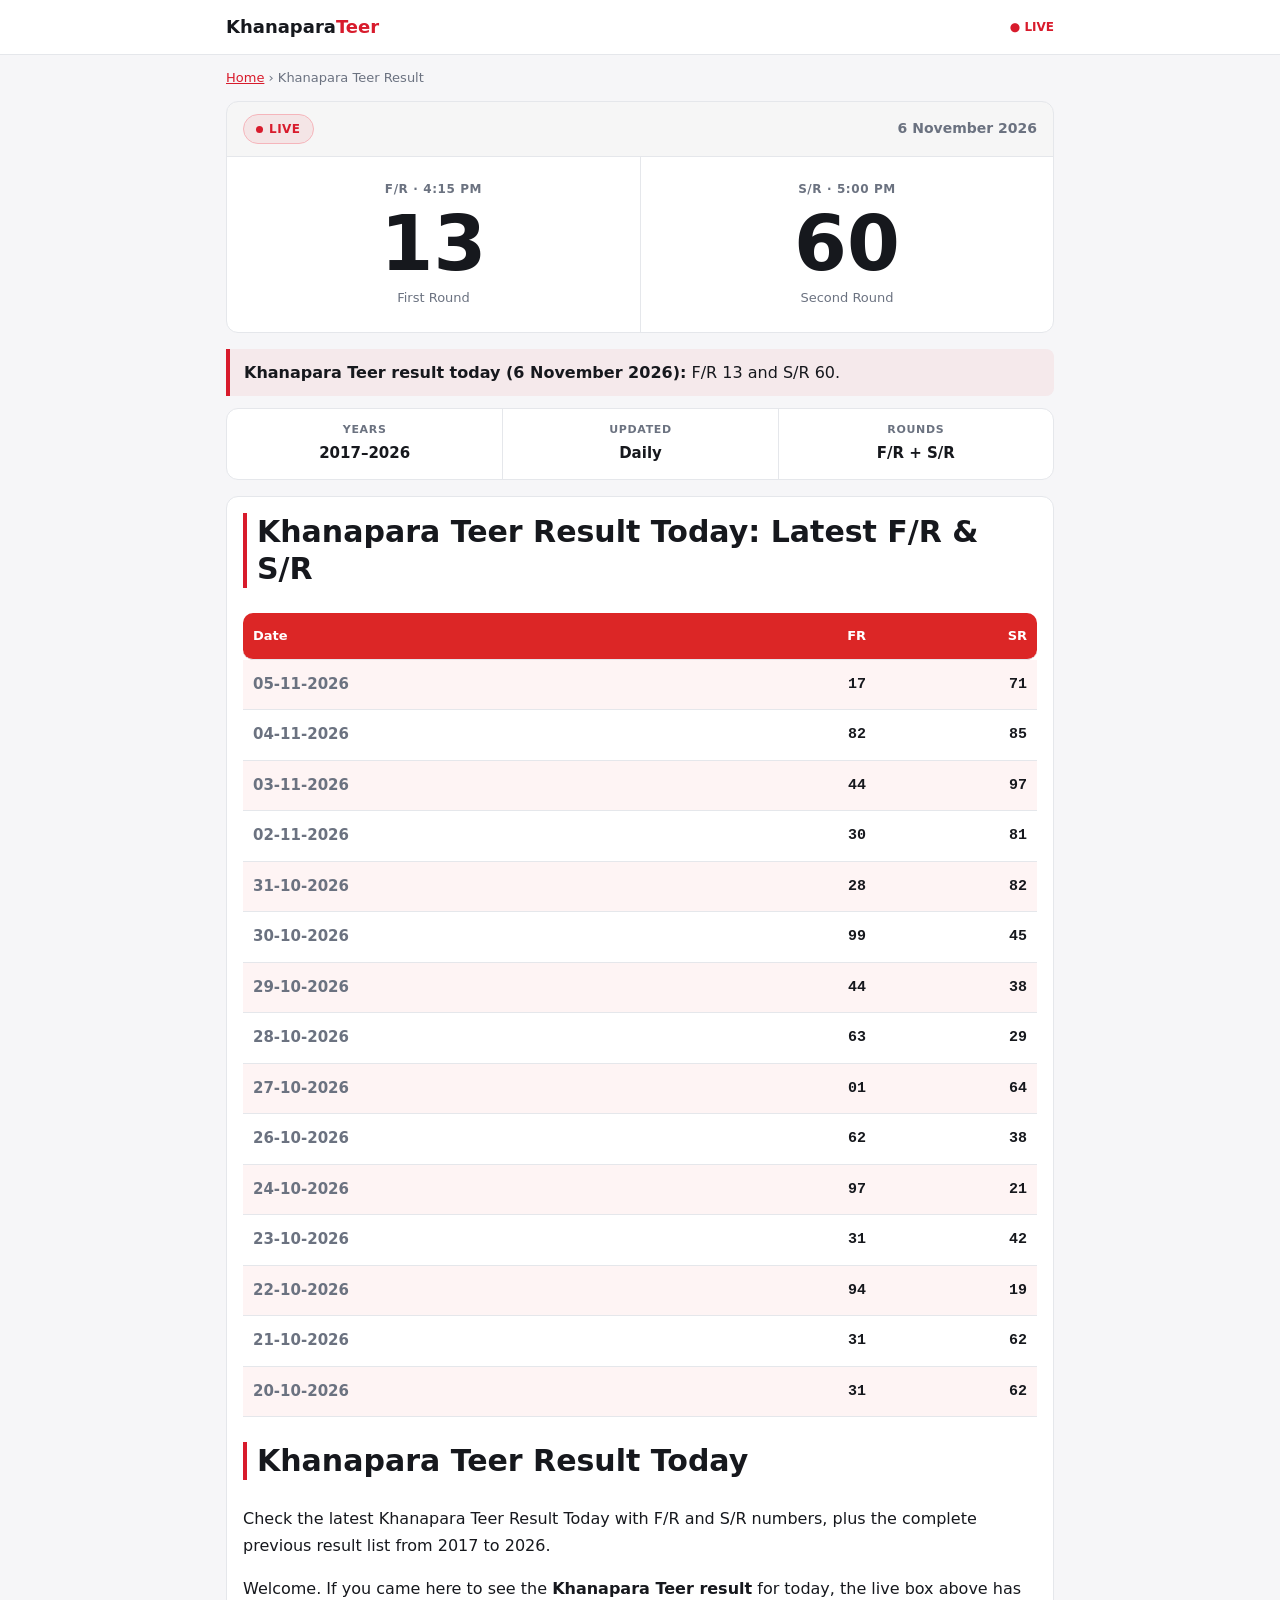
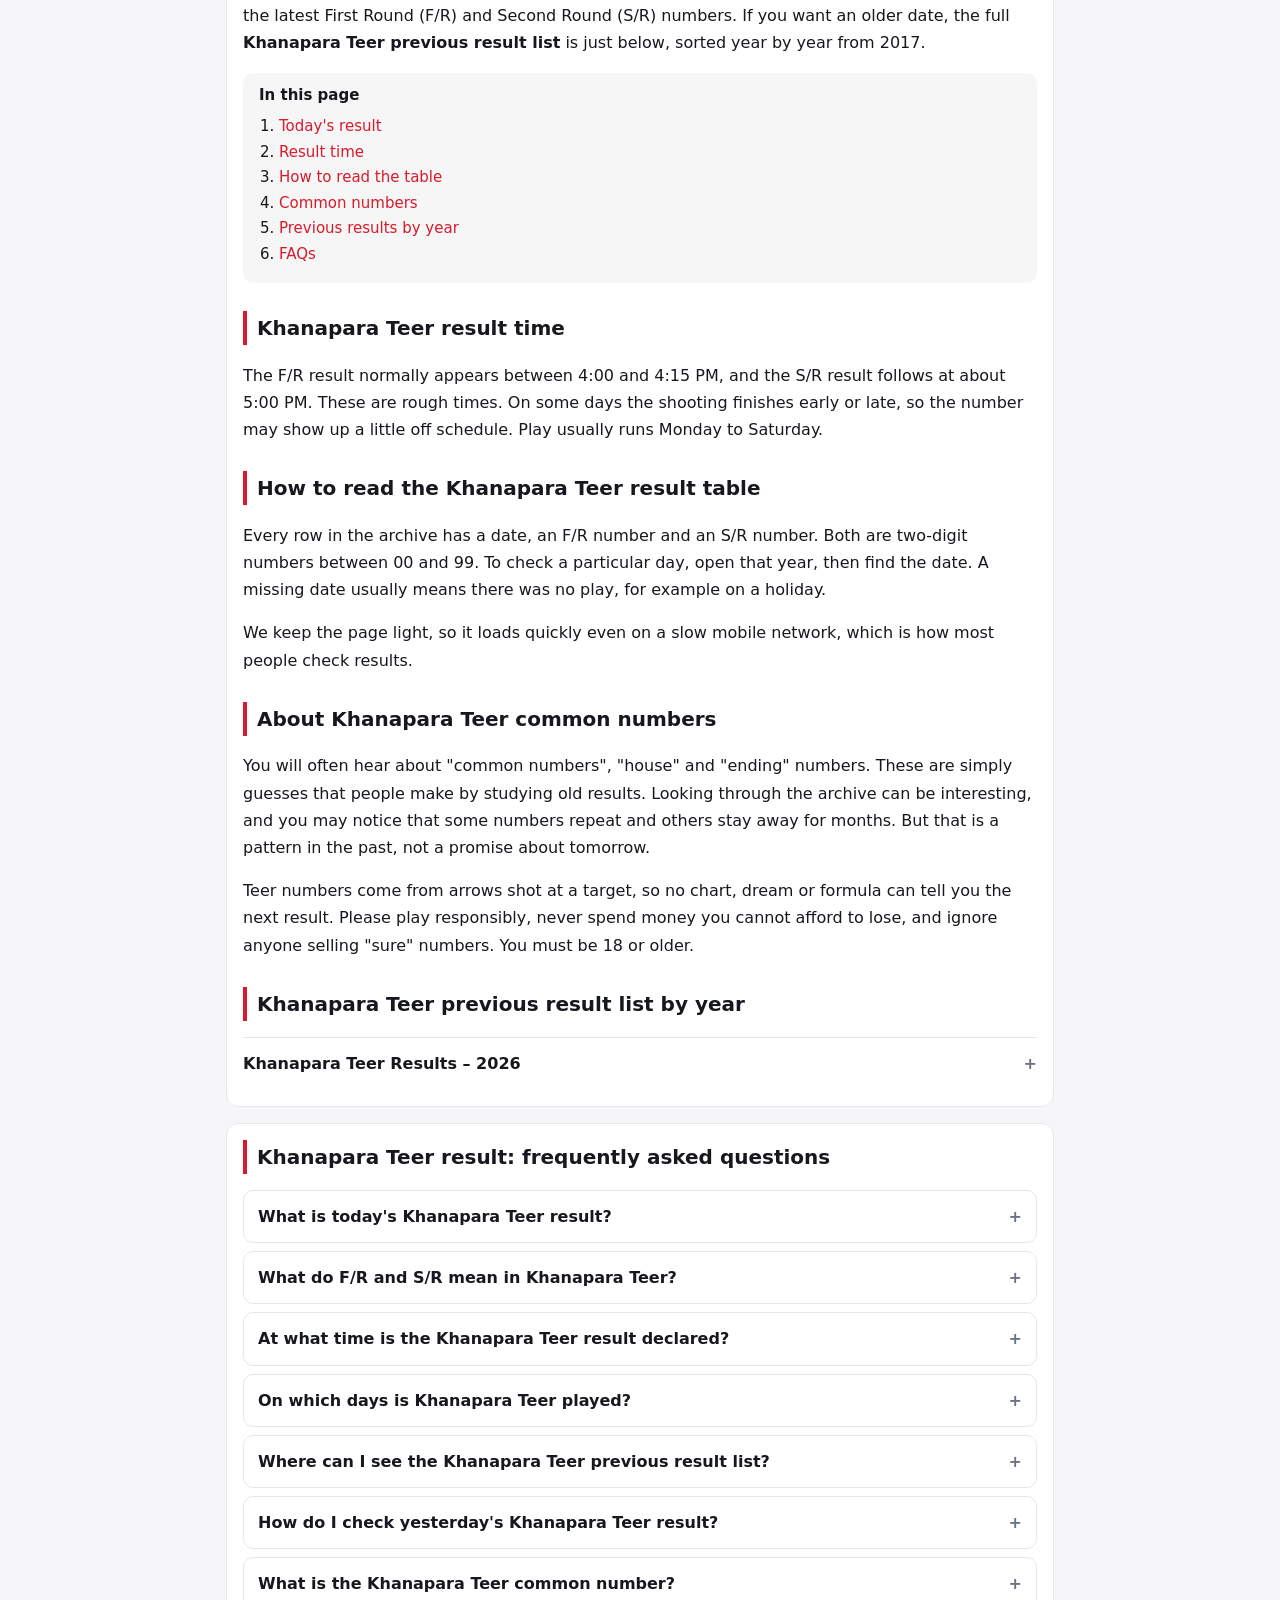
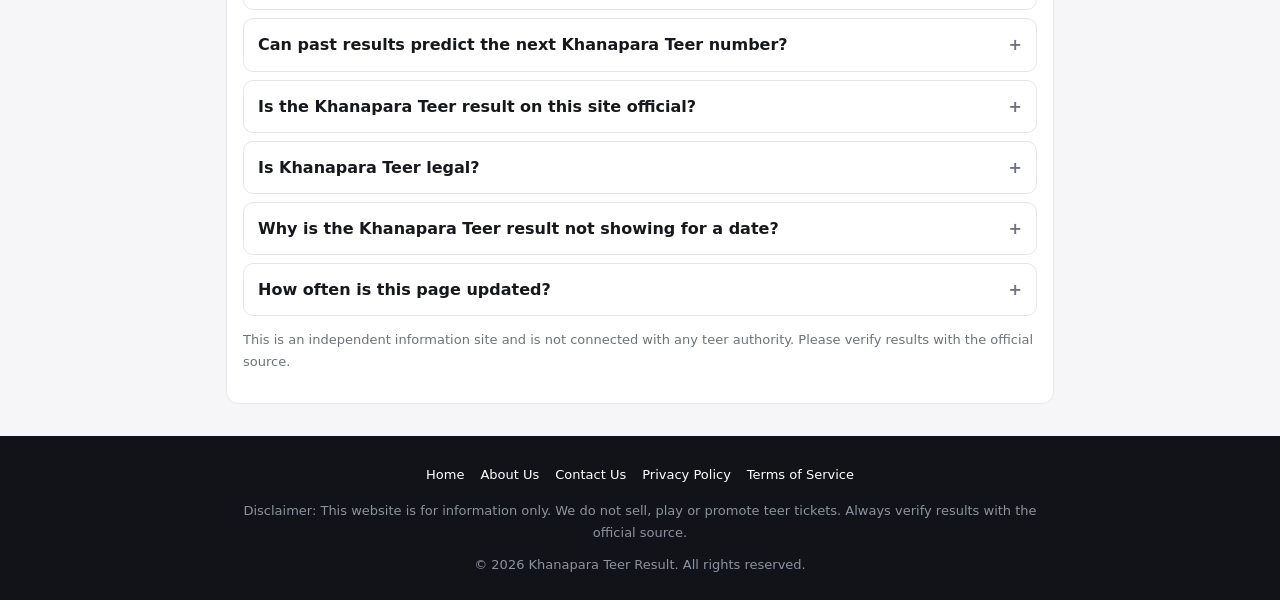
<file: index.html>
<!DOCTYPE html><html lang="en"><head><meta charset="utf-8"><meta name="google-site-verification" content="P3r8Vb_fkPtAt6XVrbXSQoz4cdlgsWXutTqiteaJB0g" /><meta name="viewport" content="width=device-width,initial-scale=1"><link rel="icon" href="favicon.svg" type="image/svg+xml"><link rel="stylesheet" href="style.css">
<title>Khanapara Teer Result Today: F/R &amp; S/R Live + Previous List</title>
<meta name="description" content="Khanapara Teer result today with live F/R and S/R numbers, result time and the full previous result list from 2017 to 2026. Updated daily after every round.">
<meta name="keywords" content="khanapara teer result, khanapara teer result today, khanapara teer previous result, khanapara teer common number, khanapara teer result time, teer result list">
<link rel="canonical" href="https://USERNAME.github.io/REPO/"><meta name="robots" content="index,follow,max-image-preview:large">
<meta property="og:title" content="Khanapara Teer Result Today: F/R &amp; S/R Live + Previous List"><meta property="og:description" content="Khanapara Teer result today with live F/R and S/R numbers, result time and the full previous result list from 2017 to 2026. Updated daily after every round."><meta property="og:type" content="website"><meta property="og:url" content="https://USERNAME.github.io/REPO/"><meta name="twitter:card" content="summary"><meta name="twitter:title" content="Khanapara Teer Result Today: F/R &amp; S/R Live + Previous List"><meta name="twitter:description" content="Khanapara Teer result today with live F/R and S/R numbers, result time and the full previous result list from 2017 to 2026. Updated daily after every round.">
<script type="application/ld+json">{"@context": "https://schema.org", "@type": "FAQPage", "mainEntity": [{"@type": "Question", "name": "What is today's Khanapara Teer result?", "acceptedAnswer": {"@type": "Answer", "text": "The latest F/R and S/R numbers are shown in the live box at the top of this page. We update it every day after the results are announced."}}, {"@type": "Question", "name": "What do F/R and S/R mean in Khanapara Teer?", "acceptedAnswer": {"@type": "Answer", "text": "F/R stands for First Round and S/R for Second Round. Each round gives a two-digit number from 00 to 99."}}, {"@type": "Question", "name": "At what time is the Khanapara Teer result declared?", "acceptedAnswer": {"@type": "Answer", "text": "The First Round result usually comes out around 4:00 to 4:15 PM and the Second Round around 5:00 PM. Timings can change slightly from day to day."}}, {"@type": "Question", "name": "On which days is Khanapara Teer played?", "acceptedAnswer": {"@type": "Answer", "text": "It is generally held from Monday to Saturday, with Sunday off. Public holidays can also change the schedule."}}, {"@type": "Question", "name": "Where can I see the Khanapara Teer previous result list?", "acceptedAnswer": {"@type": "Answer", "text": "Scroll down to the year-wise archive on this page. It covers 2017 to 2026, and you can open any year with one tap."}}, {"@type": "Question", "name": "How do I check yesterday's Khanapara Teer result?", "acceptedAnswer": {"@type": "Answer", "text": "Open the current year in the archive and look at the second row from the top, the first row being the most recent result."}}, {"@type": "Question", "name": "What is the Khanapara Teer common number?", "acceptedAnswer": {"@type": "Answer", "text": "Common numbers are guesses that players share based on old results or personal methods. They are not official and not guaranteed, so treat them as opinion only."}}, {"@type": "Question", "name": "Can past results predict the next Khanapara Teer number?", "acceptedAnswer": {"@type": "Answer", "text": "No. The number comes from an arrow-shooting process, so past results are only a record. Anyone promising a sure or fixed number is not telling the truth."}}, {"@type": "Question", "name": "Is the Khanapara Teer result on this site official?", "acceptedAnswer": {"@type": "Answer", "text": "No. This is an independent information website. Please confirm any number with the official source before you rely on it."}}, {"@type": "Question", "name": "Is Khanapara Teer legal?", "acceptedAnswer": {"@type": "Answer", "text": "Rules differ from state to state, and they can change. Please check the laws that apply where you live, and you must be 18 or older to take part in anything related to it."}}, {"@type": "Question", "name": "Why is the Khanapara Teer result not showing for a date?", "acceptedAnswer": {"@type": "Answer", "text": "Usually there was no play that day because of a holiday or a closure. If you think a result is missing by mistake, please tell us on the contact page."}}, {"@type": "Question", "name": "How often is this page updated?", "acceptedAnswer": {"@type": "Answer", "text": "Daily. The live box and the archive are refreshed after the Second Round result is announced."}}]}</script>
<script type="application/ld+json">{"@context":"https://schema.org","@type":"WebSite","name":"Khanapara Teer Result","url":"https://USERNAME.github.io/REPO/"}</script>
</head><body><script src="results.js"></script>
<main class="w"><div class="crumb"><a href="index.html">Home</a> › Khanapara Teer Result</div>
<!-- ===== DAILY UPDATE START ===== -->
<section class="card lc" id="today">
  <div class="lc-top"><span class="badge">LIVE</span><span class="dt">6 November 2026</span></div>
  <div class="lc-nums">
    <div><div class="l">F/R · 4:15 PM</div><b>13</b><div class="s">First Round</div></div>
    <div><div class="l">S/R · 5:00 PM</div><b>60</b><div class="s">Second Round</div></div>
  </div>
</section>
<p class="todaybox"><b>Khanapara Teer result today (6 November 2026):</b> F/R 13 and S/R 60.</p>
<!-- ===== DAILY UPDATE END ===== -->

<section class="card st"><div><small>Years</small><b>2017–2026</b></div><div><small>Updated</small><b>Daily</b></div><div><small>Rounds</small><b>F/R + S/R</b></div></section>
<article class="card"><h1 class="rh">Khanapara Teer Result Today: Latest F/R &amp; S/R</h1><div class="rt" id="latest-table"></div>
  <h1>Khanapara Teer Result Today</h1>
<p>Check the latest Khanapara Teer Result Today with F/R and S/R numbers, plus the complete previous result list from 2017 to 2026.</p>
<p>Welcome. If you came here to see the <b>Khanapara Teer result</b> for today, the live box above has the latest First Round (F/R) and Second Round (S/R) numbers. If you want an older date, the full <b>Khanapara Teer previous result list</b> is just below, sorted year by year from 2017.</p>
<div class="toc"><b>In this page</b><ol><li><a href="#today">Today's result</a></li><li><a href="#time">Result time</a></li><li><a href="#read">How to read the table</a></li><li><a href="#common">Common numbers</a></li><li><a href="#archive-h">Previous results by year</a></li><li><a href="#faq">FAQs</a></li></ol></div>
<h2 id="time">Khanapara Teer result time</h2>
<p>The F/R result normally appears between 4:00 and 4:15 PM, and the S/R result follows at about 5:00 PM. These are rough times. On some days the shooting finishes early or late, so the number may show up a little off schedule. Play usually runs Monday to Saturday.</p>
<h2 id="read">How to read the Khanapara Teer result table</h2>
<p>Every row in the archive has a date, an F/R number and an S/R number. Both are two-digit numbers between 00 and 99. To check a particular day, open that year, then find the date. A missing date usually means there was no play, for example on a holiday.</p>
<p>We keep the page light, so it loads quickly even on a slow mobile network, which is how most people check results.</p>
<h2 id="common">About Khanapara Teer common numbers</h2>
<p>You will often hear about "common numbers", "house" and "ending" numbers. These are simply guesses that people make by studying old results. Looking through the archive can be interesting, and you may notice that some numbers repeat and others stay away for months. But that is a pattern in the past, not a promise about tomorrow.</p>
<p>Teer numbers come from arrows shot at a target, so no chart, dream or formula can tell you the next result. Please play responsibly, never spend money you cannot afford to lose, and ignore anyone selling "sure" numbers. You must be 18 or older.</p>
<h2 id="archive-h">Khanapara Teer previous result list by year</h2>
<div id="archive"></div></article>
<article class="card faq" id="faq"><h2 style="margin-top:0">Khanapara Teer result: frequently asked questions</h2><details><summary>What is today's Khanapara Teer result?</summary><p>The latest F/R and S/R numbers are shown in the live box at the top of this page. We update it every day after the results are announced.</p></details><details><summary>What do F/R and S/R mean in Khanapara Teer?</summary><p>F/R stands for First Round and S/R for Second Round. Each round gives a two-digit number from 00 to 99.</p></details><details><summary>At what time is the Khanapara Teer result declared?</summary><p>The First Round result usually comes out around 4:00 to 4:15 PM and the Second Round around 5:00 PM. Timings can change slightly from day to day.</p></details><details><summary>On which days is Khanapara Teer played?</summary><p>It is generally held from Monday to Saturday, with Sunday off. Public holidays can also change the schedule.</p></details><details><summary>Where can I see the Khanapara Teer previous result list?</summary><p>Scroll down to the year-wise archive on this page. It covers 2017 to 2026, and you can open any year with one tap.</p></details><details><summary>How do I check yesterday's Khanapara Teer result?</summary><p>Open the current year in the archive and look at the second row from the top, the first row being the most recent result.</p></details><details><summary>What is the Khanapara Teer common number?</summary><p>Common numbers are guesses that players share based on old results or personal methods. They are not official and not guaranteed, so treat them as opinion only.</p></details><details><summary>Can past results predict the next Khanapara Teer number?</summary><p>No. The number comes from an arrow-shooting process, so past results are only a record. Anyone promising a sure or fixed number is not telling the truth.</p></details><details><summary>Is the Khanapara Teer result on this site official?</summary><p>No. This is an independent information website. Please confirm any number with the official source before you rely on it.</p></details><details><summary>Is Khanapara Teer legal?</summary><p>Rules differ from state to state, and they can change. Please check the laws that apply where you live, and you must be 18 or older to take part in anything related to it.</p></details><details><summary>Why is the Khanapara Teer result not showing for a date?</summary><p>Usually there was no play that day because of a holiday or a closure. If you think a result is missing by mistake, please tell us on the contact page.</p></details><details><summary>How often is this page updated?</summary><p>Daily. The live box and the archive are refreshed after the Second Round result is announced.</p></details>
<p class="note">This is an independent information site and is not connected with any teer authority. Please verify results with the official source.</p></article></main>
<script src="script.js"></script><script src="table.js"></script></body></html>


<meta name="description" content="Khanapara Teer Result Today: check latest F/R and S/R numbers live, with the complete previous result list from 2017 to 2026.">
</file>
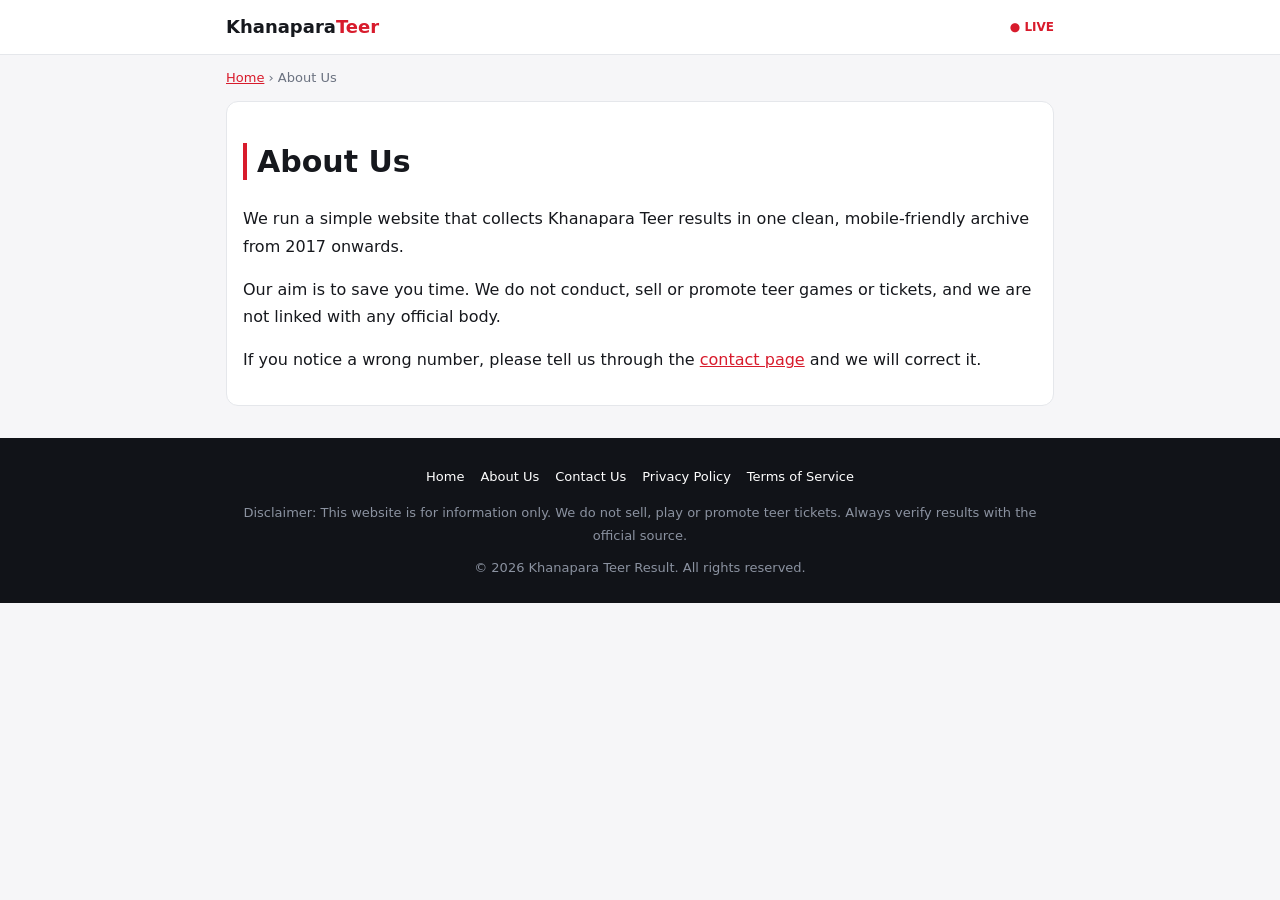
<file: about.html>
<!DOCTYPE html><html lang="en"><head><meta charset="utf-8"><meta name="viewport" content="width=device-width,initial-scale=1"><link rel="icon" href="favicon.svg" type="image/svg+xml"><link rel="stylesheet" href="style.css"><title>About Us | Khanapara Teer Result</title><meta name="description" content="About Khanapara Teer Result, an independent site that keeps a clear archive of past results."><link rel="canonical" href="https://assam-career.github.io/khanapara-teer-resultabout.html"></head><body>
<main class="w"><div class="crumb"><a href="index.html">Home</a> › About Us</div><article class="card"><h1>About Us</h1><p>We run a simple website that collects Khanapara Teer results in one clean, mobile-friendly archive from 2017 onwards.</p><p>Our aim is to save you time. We do not conduct, sell or promote teer games or tickets, and we are not linked with any official body.</p><p>If you notice a wrong number, please tell us through the <a href="contact.html">contact page</a> and we will correct it.</p></article></main><script src="script.js"></script></body></html>
</file>
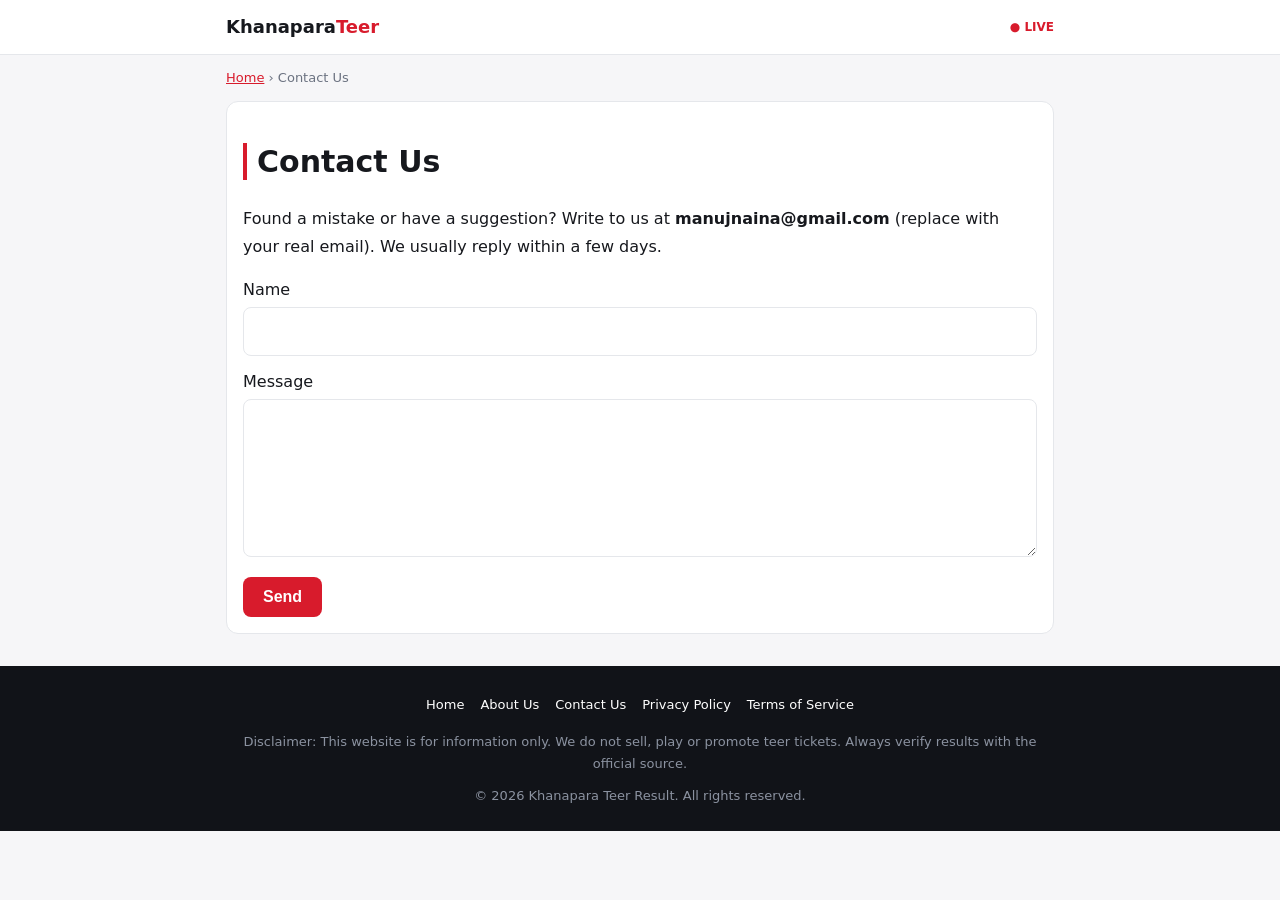
<file: contact.html>
<!DOCTYPE html><html lang="en"><head><meta charset="utf-8"><meta name="viewport" content="width=device-width,initial-scale=1"><link rel="icon" href="favicon.svg" type="image/svg+xml"><link rel="stylesheet" href="style.css"><title>Contact Us | Khanapara Teer Result</title><meta name="description" content="Contact Khanapara Teer Result for corrections, feedback or business queries."><link rel="canonical" href="https://USERNAME.github.io/REPO/contact.html"></head><body>
<main class="w"><div class="crumb"><a href="index.html">Home</a> › Contact Us</div><article class="card"><h1>Contact Us</h1><p>Found a mistake or have a suggestion? Write to us at <b>manujnaina@gmail.com</b> (replace with your real email). We usually reply within a few days.</p><form action="manujnaina@gmail.com" method="post" enctype="text/plain"><label>Name<input name="name" required></label><label>Message<textarea name="message" rows="5" required></textarea></label><button type="submit">Send</button></form></article></main><script src="script.js"></script></body></html>
</file>
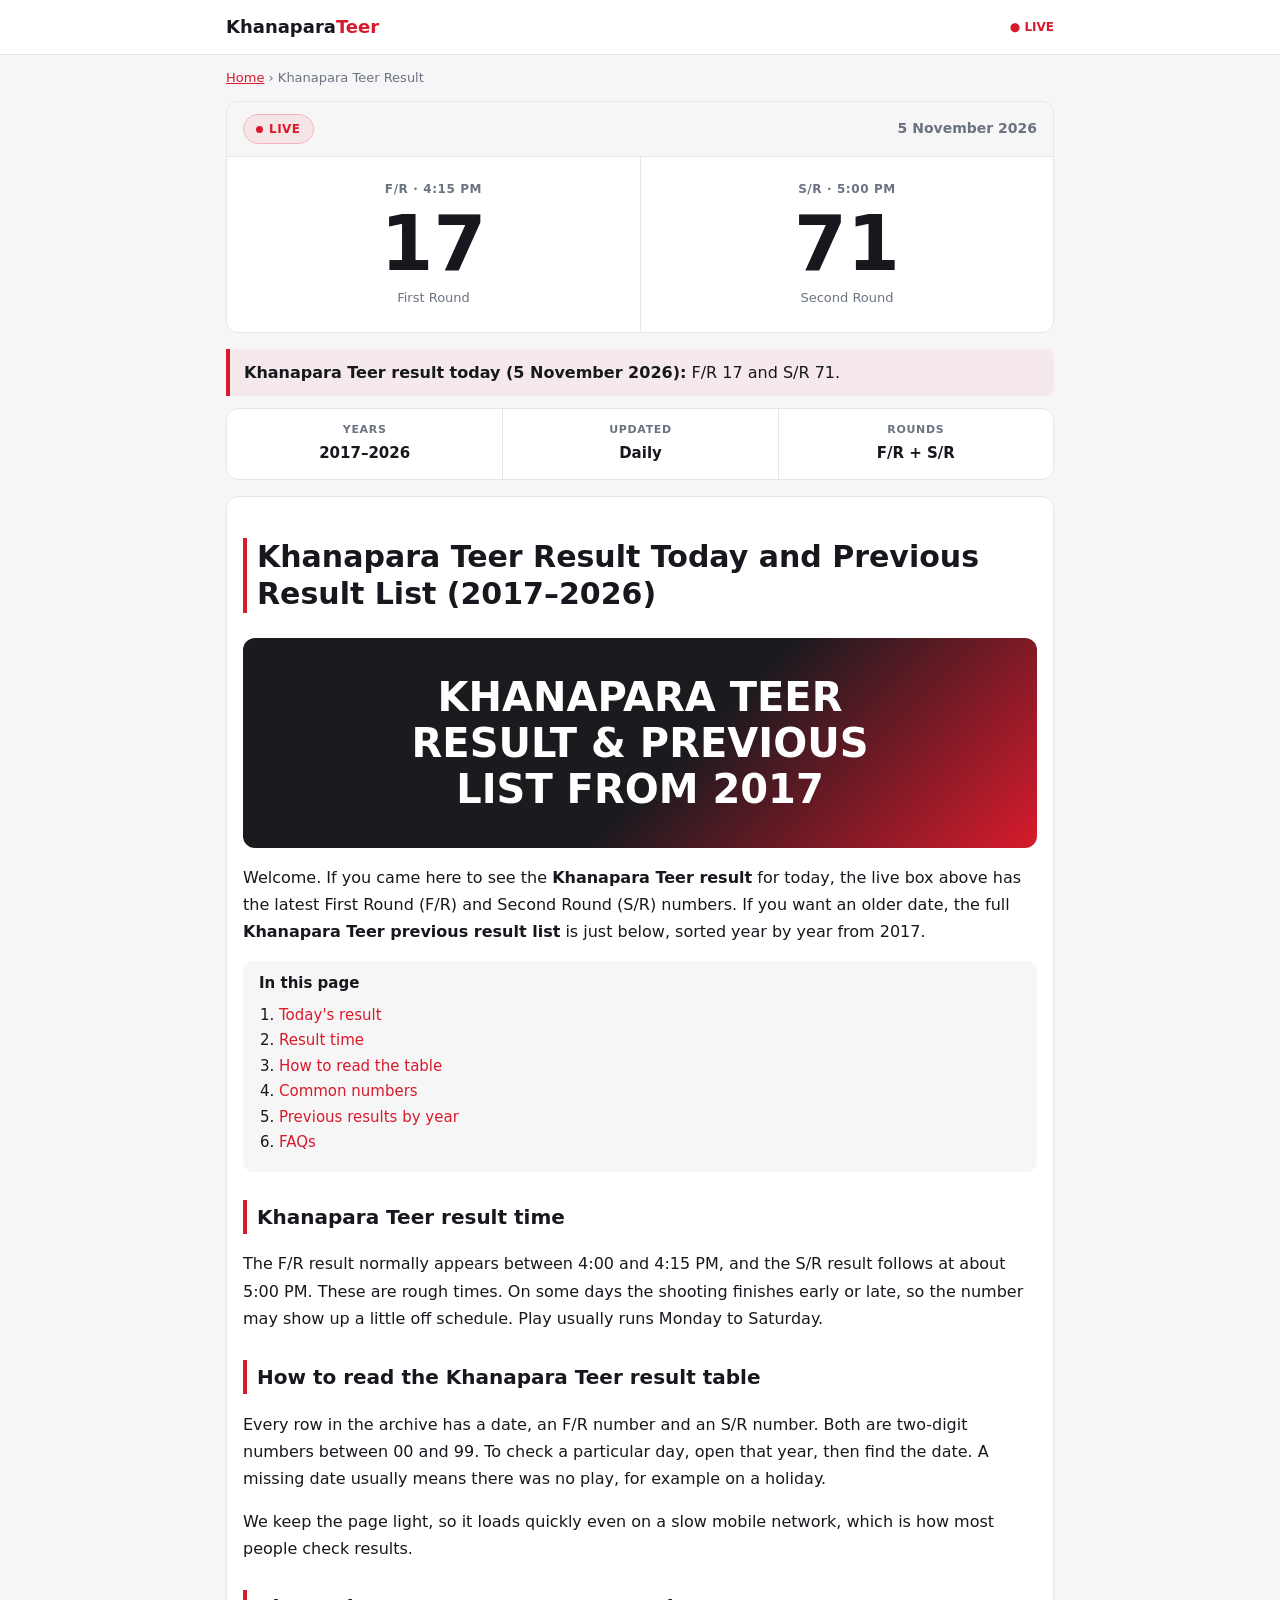
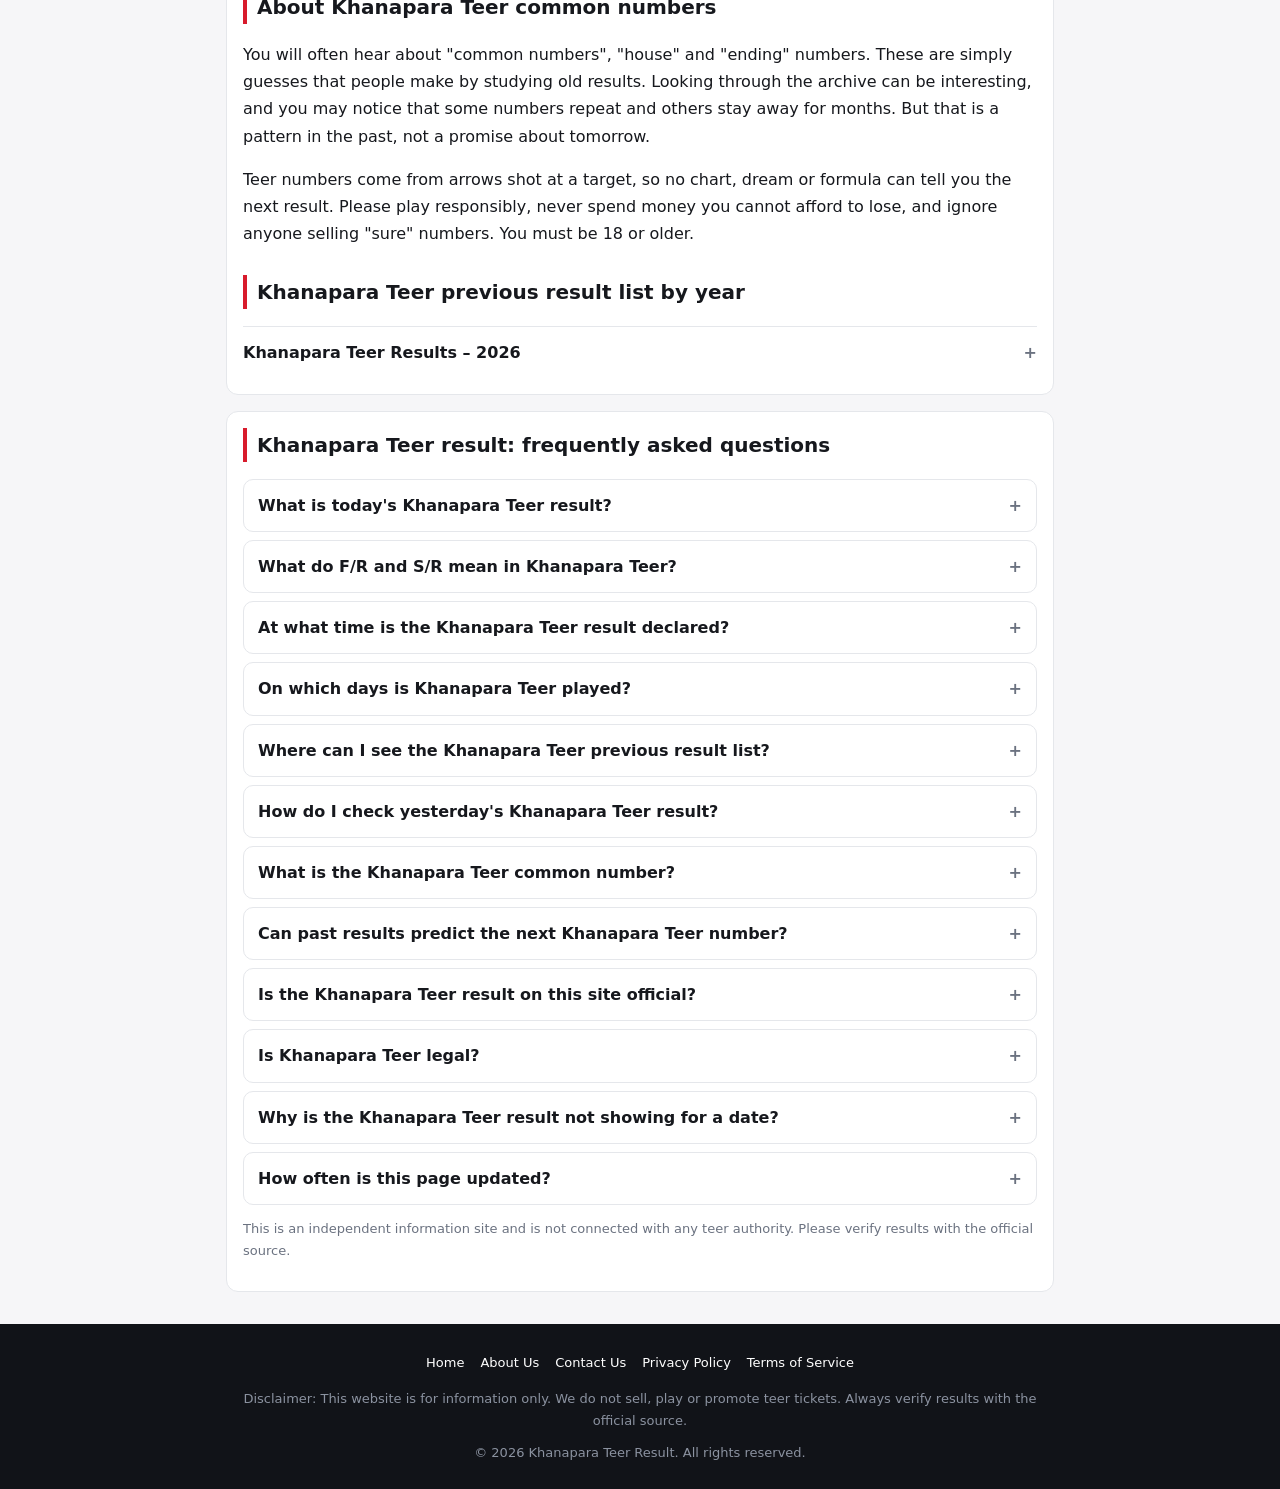
<file: index (2).html>
<!DOCTYPE html><html lang="en"><head><meta charset="utf-8"><meta name="viewport" content="width=device-width,initial-scale=1"><link rel="icon" href="favicon.svg" type="image/svg+xml"><link rel="stylesheet" href="style.css">
<title>Khanapara Teer Result Today: F/R &amp; S/R Live + Previous List</title>
<meta name="description" content="Khanapara Teer result today with live F/R and S/R numbers, result time and the full previous result list from 2017 to 2026. Updated daily after every round.">
<meta name="keywords" content="khanapara teer result, khanapara teer result today, khanapara teer previous result, khanapara teer common number, khanapara teer result time, teer result list">
<link rel="canonical" href="https://USERNAME.github.io/REPO/"><meta name="robots" content="index,follow,max-image-preview:large">
<meta property="og:title" content="Khanapara Teer Result Today: F/R &amp; S/R Live + Previous List"><meta property="og:description" content="Khanapara Teer result today with live F/R and S/R numbers, result time and the full previous result list from 2017 to 2026. Updated daily after every round."><meta property="og:type" content="website"><meta property="og:url" content="https://USERNAME.github.io/REPO/"><meta name="twitter:card" content="summary"><meta name="twitter:title" content="Khanapara Teer Result Today: F/R &amp; S/R Live + Previous List"><meta name="twitter:description" content="Khanapara Teer result today with live F/R and S/R numbers, result time and the full previous result list from 2017 to 2026. Updated daily after every round.">
<script type="application/ld+json">{"@context": "https://schema.org", "@type": "FAQPage", "mainEntity": [{"@type": "Question", "name": "What is today's Khanapara Teer result?", "acceptedAnswer": {"@type": "Answer", "text": "The latest F/R and S/R numbers are shown in the live box at the top of this page. We update it every day after the results are announced."}}, {"@type": "Question", "name": "What do F/R and S/R mean in Khanapara Teer?", "acceptedAnswer": {"@type": "Answer", "text": "F/R stands for First Round and S/R for Second Round. Each round gives a two-digit number from 00 to 99."}}, {"@type": "Question", "name": "At what time is the Khanapara Teer result declared?", "acceptedAnswer": {"@type": "Answer", "text": "The First Round result usually comes out around 4:00 to 4:15 PM and the Second Round around 5:00 PM. Timings can change slightly from day to day."}}, {"@type": "Question", "name": "On which days is Khanapara Teer played?", "acceptedAnswer": {"@type": "Answer", "text": "It is generally held from Monday to Saturday, with Sunday off. Public holidays can also change the schedule."}}, {"@type": "Question", "name": "Where can I see the Khanapara Teer previous result list?", "acceptedAnswer": {"@type": "Answer", "text": "Scroll down to the year-wise archive on this page. It covers 2017 to 2026, and you can open any year with one tap."}}, {"@type": "Question", "name": "How do I check yesterday's Khanapara Teer result?", "acceptedAnswer": {"@type": "Answer", "text": "Open the current year in the archive and look at the second row from the top, the first row being the most recent result."}}, {"@type": "Question", "name": "What is the Khanapara Teer common number?", "acceptedAnswer": {"@type": "Answer", "text": "Common numbers are guesses that players share based on old results or personal methods. They are not official and not guaranteed, so treat them as opinion only."}}, {"@type": "Question", "name": "Can past results predict the next Khanapara Teer number?", "acceptedAnswer": {"@type": "Answer", "text": "No. The number comes from an arrow-shooting process, so past results are only a record. Anyone promising a sure or fixed number is not telling the truth."}}, {"@type": "Question", "name": "Is the Khanapara Teer result on this site official?", "acceptedAnswer": {"@type": "Answer", "text": "No. This is an independent information website. Please confirm any number with the official source before you rely on it."}}, {"@type": "Question", "name": "Is Khanapara Teer legal?", "acceptedAnswer": {"@type": "Answer", "text": "Rules differ from state to state, and they can change. Please check the laws that apply where you live, and you must be 18 or older to take part in anything related to it."}}, {"@type": "Question", "name": "Why is the Khanapara Teer result not showing for a date?", "acceptedAnswer": {"@type": "Answer", "text": "Usually there was no play that day because of a holiday or a closure. If you think a result is missing by mistake, please tell us on the contact page."}}, {"@type": "Question", "name": "How often is this page updated?", "acceptedAnswer": {"@type": "Answer", "text": "Daily. The live box and the archive are refreshed after the Second Round result is announced."}}]}</script>
<script type="application/ld+json">{"@context":"https://schema.org","@type":"WebSite","name":"Khanapara Teer Result","url":"https://USERNAME.github.io/REPO/"}</script>
</head><body><script src="results.js"></script>
<main class="w"><div class="crumb"><a href="index.html">Home</a> › Khanapara Teer Result</div>
<!-- ===== DAILY UPDATE START ===== -->
<section class="card lc" id="today">
  <div class="lc-top"><span class="badge">LIVE</span><span class="dt">5 November 2026</span></div>
  <div class="lc-nums">
    <div><div class="l">F/R · 4:15 PM</div><b>17</b><div class="s">First Round</div></div>
    <div><div class="l">S/R · 5:00 PM</div><b>71</b><div class="s">Second Round</div></div>
  </div>
</section>
<p class="todaybox"><b>Khanapara Teer result today (5 November 2026):</b> F/R 17 and S/R 71.</p>
<!-- ===== DAILY UPDATE END ===== -->

<section class="card st"><div><small>Years</small><b>2017–2026</b></div><div><small>Updated</small><b>Daily</b></div><div><small>Rounds</small><b>F/R + S/R</b></div></section>
<article class="card"><h1>Khanapara Teer Result Today and Previous Result List (2017–2026)</h1>
<div class="hero">Khanapara Teer<br>Result &amp; Previous<br>List From 2017</div>
<p>Welcome. If you came here to see the <b>Khanapara Teer result</b> for today, the live box above has the latest First Round (F/R) and Second Round (S/R) numbers. If you want an older date, the full <b>Khanapara Teer previous result list</b> is just below, sorted year by year from 2017.</p>
<div class="toc"><b>In this page</b><ol><li><a href="#today">Today's result</a></li><li><a href="#time">Result time</a></li><li><a href="#read">How to read the table</a></li><li><a href="#common">Common numbers</a></li><li><a href="#archive-h">Previous results by year</a></li><li><a href="#faq">FAQs</a></li></ol></div>
<h2 id="time">Khanapara Teer result time</h2>
<p>The F/R result normally appears between 4:00 and 4:15 PM, and the S/R result follows at about 5:00 PM. These are rough times. On some days the shooting finishes early or late, so the number may show up a little off schedule. Play usually runs Monday to Saturday.</p>
<h2 id="read">How to read the Khanapara Teer result table</h2>
<p>Every row in the archive has a date, an F/R number and an S/R number. Both are two-digit numbers between 00 and 99. To check a particular day, open that year, then find the date. A missing date usually means there was no play, for example on a holiday.</p>
<p>We keep the page light, so it loads quickly even on a slow mobile network, which is how most people check results.</p>
<h2 id="common">About Khanapara Teer common numbers</h2>
<p>You will often hear about "common numbers", "house" and "ending" numbers. These are simply guesses that people make by studying old results. Looking through the archive can be interesting, and you may notice that some numbers repeat and others stay away for months. But that is a pattern in the past, not a promise about tomorrow.</p>
<p>Teer numbers come from arrows shot at a target, so no chart, dream or formula can tell you the next result. Please play responsibly, never spend money you cannot afford to lose, and ignore anyone selling "sure" numbers. You must be 18 or older.</p>
<h2 id="archive-h">Khanapara Teer previous result list by year</h2>
<div id="archive"></div></article>
<article class="card faq" id="faq"><h2 style="margin-top:0">Khanapara Teer result: frequently asked questions</h2><details><summary>What is today's Khanapara Teer result?</summary><p>The latest F/R and S/R numbers are shown in the live box at the top of this page. We update it every day after the results are announced.</p></details><details><summary>What do F/R and S/R mean in Khanapara Teer?</summary><p>F/R stands for First Round and S/R for Second Round. Each round gives a two-digit number from 00 to 99.</p></details><details><summary>At what time is the Khanapara Teer result declared?</summary><p>The First Round result usually comes out around 4:00 to 4:15 PM and the Second Round around 5:00 PM. Timings can change slightly from day to day.</p></details><details><summary>On which days is Khanapara Teer played?</summary><p>It is generally held from Monday to Saturday, with Sunday off. Public holidays can also change the schedule.</p></details><details><summary>Where can I see the Khanapara Teer previous result list?</summary><p>Scroll down to the year-wise archive on this page. It covers 2017 to 2026, and you can open any year with one tap.</p></details><details><summary>How do I check yesterday's Khanapara Teer result?</summary><p>Open the current year in the archive and look at the second row from the top, the first row being the most recent result.</p></details><details><summary>What is the Khanapara Teer common number?</summary><p>Common numbers are guesses that players share based on old results or personal methods. They are not official and not guaranteed, so treat them as opinion only.</p></details><details><summary>Can past results predict the next Khanapara Teer number?</summary><p>No. The number comes from an arrow-shooting process, so past results are only a record. Anyone promising a sure or fixed number is not telling the truth.</p></details><details><summary>Is the Khanapara Teer result on this site official?</summary><p>No. This is an independent information website. Please confirm any number with the official source before you rely on it.</p></details><details><summary>Is Khanapara Teer legal?</summary><p>Rules differ from state to state, and they can change. Please check the laws that apply where you live, and you must be 18 or older to take part in anything related to it.</p></details><details><summary>Why is the Khanapara Teer result not showing for a date?</summary><p>Usually there was no play that day because of a holiday or a closure. If you think a result is missing by mistake, please tell us on the contact page.</p></details><details><summary>How often is this page updated?</summary><p>Daily. The live box and the archive are refreshed after the Second Round result is announced.</p></details>
<p class="note">This is an independent information site and is not connected with any teer authority. Please verify results with the official source.</p></article></main>
<script src="script.js"></script><script src="table.js"></script></body></html>
</file>
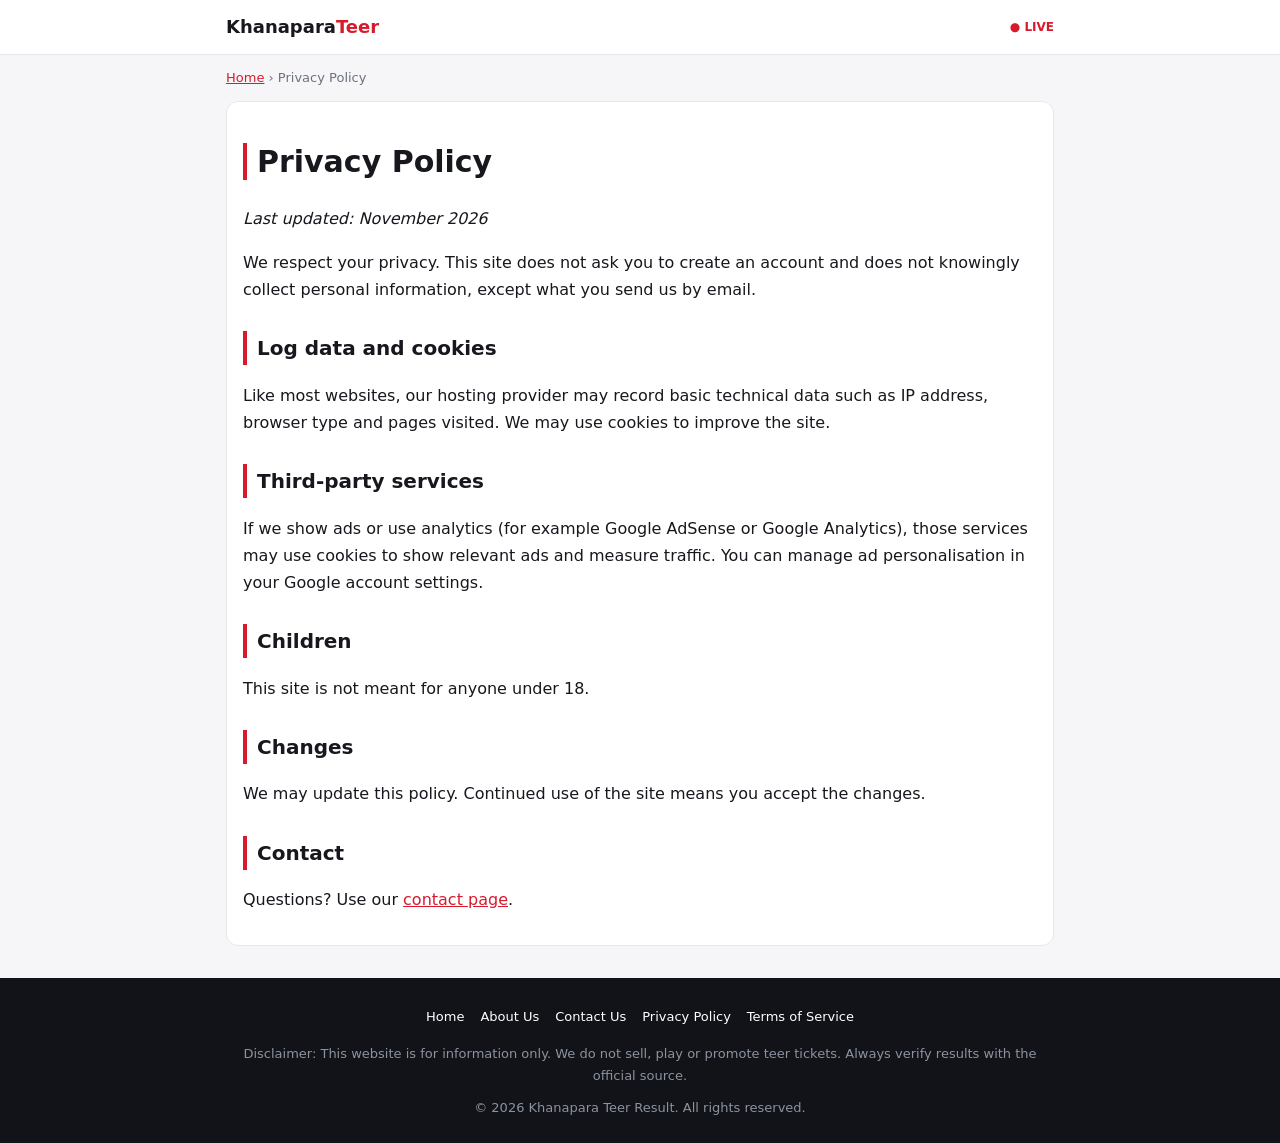
<file: privacy.html>
<!DOCTYPE html><html lang="en"><head><meta charset="utf-8"><meta name="viewport" content="width=device-width,initial-scale=1"><link rel="icon" href="favicon.svg" type="image/svg+xml"><link rel="stylesheet" href="style.css"><title>Privacy Policy | Khanapara Teer Result</title><meta name="description" content="Privacy Policy of Khanapara Teer Result: what data we collect and how it is used."><link rel="canonical" href="https://USERNAME.github.io/REPO/privacy.html"></head><body>
<main class="w"><div class="crumb"><a href="index.html">Home</a> › Privacy Policy</div><article class="card"><h1>Privacy Policy</h1><p><i>Last updated: November 2026</i></p><p>We respect your privacy. This site does not ask you to create an account and does not knowingly collect personal information, except what you send us by email.</p><h2>Log data and cookies</h2><p>Like most websites, our hosting provider may record basic technical data such as IP address, browser type and pages visited. We may use cookies to improve the site.</p><h2>Third-party services</h2><p>If we show ads or use analytics (for example Google AdSense or Google Analytics), those services may use cookies to show relevant ads and measure traffic. You can manage ad personalisation in your Google account settings.</p><h2>Children</h2><p>This site is not meant for anyone under 18.</p><h2>Changes</h2><p>We may update this policy. Continued use of the site means you accept the changes.</p><h2>Contact</h2><p>Questions? Use our <a href="contact.html">contact page</a>.</p></article></main><script src="script.js"></script></body></html>
</file>
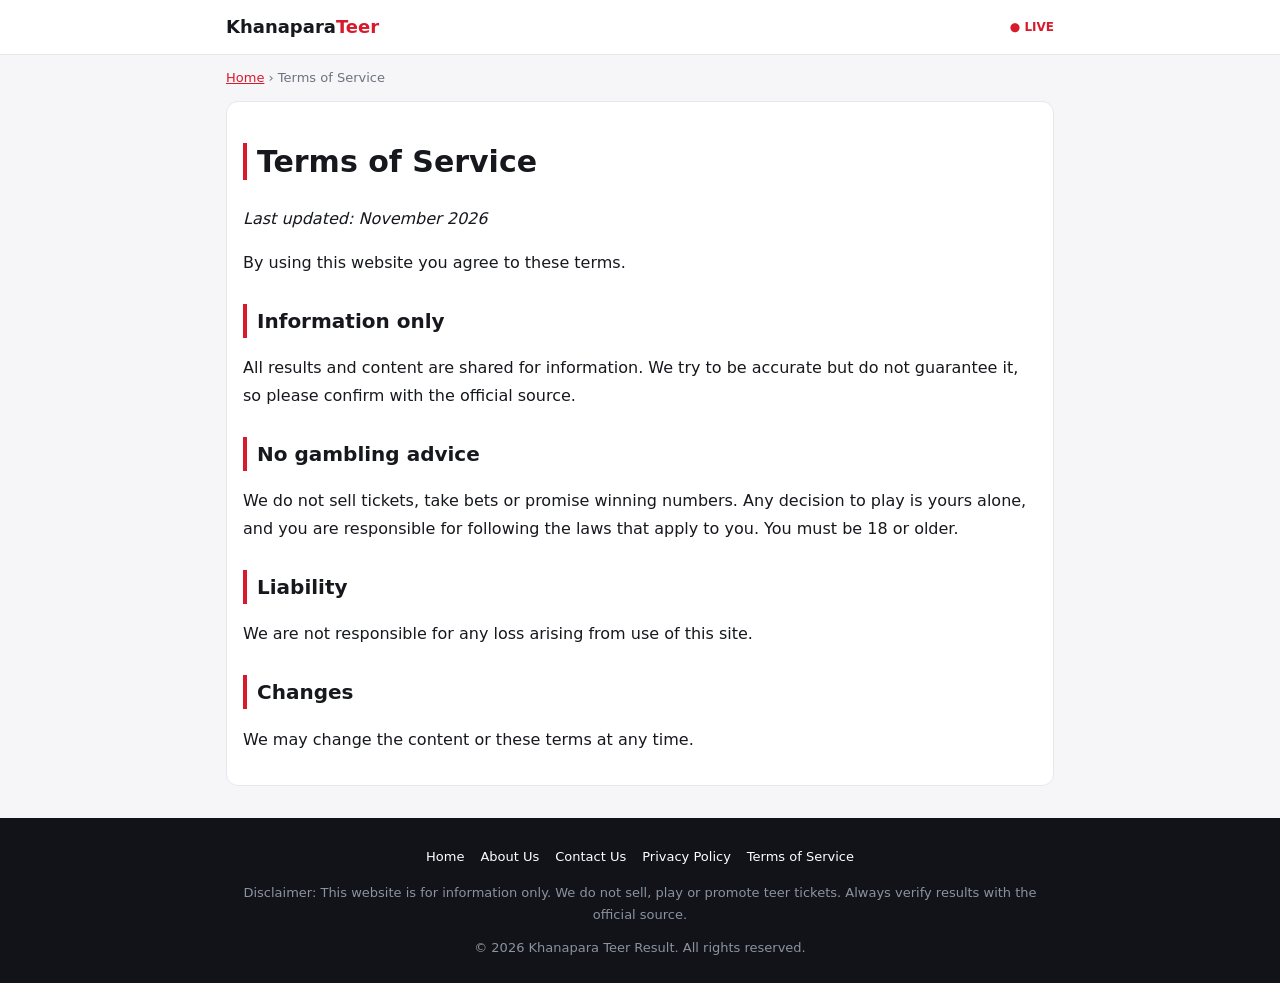
<file: terms.html>
<!DOCTYPE html><html lang="en"><head><meta charset="utf-8"><meta name="viewport" content="width=device-width,initial-scale=1"><link rel="icon" href="favicon.svg" type="image/svg+xml"><link rel="stylesheet" href="style.css"><title>Terms of Service | Khanapara Teer Result</title><meta name="description" content="Terms of Service for using the Khanapara Teer Result website."><link rel="canonical" href="https://USERNAME.github.io/REPO/terms.html"></head><body>
<main class="w"><div class="crumb"><a href="index.html">Home</a> › Terms of Service</div><article class="card"><h1>Terms of Service</h1><p><i>Last updated: November 2026</i></p><p>By using this website you agree to these terms.</p><h2>Information only</h2><p>All results and content are shared for information. We try to be accurate but do not guarantee it, so please confirm with the official source.</p><h2>No gambling advice</h2><p>We do not sell tickets, take bets or promise winning numbers. Any decision to play is yours alone, and you are responsible for following the laws that apply to you. You must be 18 or older.</p><h2>Liability</h2><p>We are not responsible for any loss arising from use of this site.</p><h2>Changes</h2><p>We may change the content or these terms at any time.</p></article></main><script src="script.js"></script></body></html>
</file>
<file: style.css>
:root{--r:#d81b2c;--bg:#f6f6f8;--c:#fff;--t:#16181d;--m:#6b7280;--b:#e5e7eb}
@media(prefers-color-scheme:dark){:root{--bg:#0f1115;--c:#181b22;--t:#eceef2;--m:#9aa1ad;--b:#2a2f3a}}
*{box-sizing:border-box}body{margin:0;font:16px/1.7 system-ui,-apple-system,Segoe UI,Roboto,sans-serif;background:var(--bg);color:var(--t)}
a{color:var(--r)}header{background:var(--c);border-bottom:1px solid var(--b);position:sticky;top:0;z-index:5}
.w{max-width:860px;margin:auto;padding:0 16px}.hd{display:flex;justify-content:space-between;align-items:center;height:54px}
.logo{font-weight:800;font-size:18px;text-decoration:none;color:var(--t)}.logo span{color:var(--r)}
.live{font-size:12px;font-weight:700;color:var(--r)}.crumb{font-size:13px;color:var(--m);padding:12px 0}
.card{background:var(--c);border:1px solid var(--b);border-radius:12px;padding:16px;margin-bottom:16px}
.res{display:grid;grid-template-columns:1fr 1fr;gap:12px;text-align:center}.res b{display:block;font-size:44px;line-height:1.1}
.res small,.stats small{color:var(--m);font-size:12px;text-transform:uppercase;letter-spacing:.05em}
.stats{display:grid;grid-template-columns:repeat(3,1fr);gap:8px;text-align:center;font-size:14px}.stats b{display:block}
.hero{border-radius:12px;background:linear-gradient(135deg,#1a1a1f 55%,var(--r));color:#fff;padding:36px 20px;text-align:center;margin:12px 0;font-weight:900;font-size:clamp(24px,7vw,40px);line-height:1.15;text-transform:uppercase}
h1{font-size:clamp(22px,5vw,30px);line-height:1.25;border-left:4px solid var(--r);padding-left:10px}
h2{font-size:20px;border-left:4px solid var(--r);padding-left:10px;margin-top:28px}
table{width:100%;border-collapse:collapse;font-size:15px}th,td{padding:9px 6px;text-align:center;border-bottom:1px solid var(--b)}
th{font-size:12px;color:var(--m);text-transform:uppercase}td:first-child,th:first-child{text-align:left}td:not(:first-child){font-weight:700}
details{border-top:1px solid var(--b)}summary{cursor:pointer;font-weight:700;padding:12px 0;list-style:none;display:flex;justify-content:space-between}
summary::after{content:"+";color:var(--m)}details[open] summary::after{content:"−"}
.tw{overflow-x:auto}footer{background:#111318;color:#c9ced8;margin-top:32px;padding:24px 0;font-size:13px;text-align:center}
footer a{color:#fff;margin:0 8px;text-decoration:none;display:inline-block;padding:4px 0}footer p{margin:10px 0 0;color:#8b92a0}
.note{font-size:13px;color:var(--m)}input,textarea{width:100%;padding:10px;border:1px solid var(--b);border-radius:8px;background:var(--c);color:var(--t);font:inherit;margin:4px 0 12px}
button{background:var(--r);color:#fff;border:0;border-radius:8px;padding:11px 20px;font-weight:700;font-size:16px}
.lc{padding:0;overflow:hidden}.lc-top{display:flex;justify-content:space-between;align-items:center;padding:12px 16px;background:rgba(127,127,127,.07);border-bottom:1px solid var(--b)}
.badge{display:inline-flex;align-items:center;gap:6px;border:1px solid #f5b5bb;background:rgba(216,27,44,.08);color:var(--r);font-weight:800;font-size:12px;padding:4px 12px;border-radius:99px;letter-spacing:.04em}
.badge::before{content:"";width:7px;height:7px;border-radius:50%;background:var(--r);animation:p 1.4s infinite}@keyframes p{50%{opacity:.25}}
.dt{font-size:14px;font-weight:600;color:var(--m)}.lc-nums{display:grid;grid-template-columns:1fr 1fr}
.lc-nums>div{text-align:center;padding:22px 8px}.lc-nums>div+div{border-left:1px solid var(--b)}
.lc-nums .l{font-size:12px;font-weight:700;color:var(--m);letter-spacing:.05em}.lc-nums b{display:block;font-size:clamp(52px,16vw,76px);line-height:1.1;margin:2px 0}.lc-nums .s{font-size:13px;color:var(--m)}
.st{display:grid;grid-template-columns:repeat(3,1fr);text-align:center;padding:0}.st>div{padding:12px 4px}.st>div+div{border-left:1px solid var(--b)}
.st small{display:block;font-size:11px;font-weight:700;color:var(--m);letter-spacing:.06em;text-transform:uppercase}.st b{font-size:15px}
.toc{background:rgba(127,127,127,.07);border-radius:10px;padding:10px 16px;font-size:15px}.toc a{text-decoration:none}.toc ol{margin:6px 0;padding-left:20px}
.faq details{border:1px solid var(--b);border-radius:10px;padding:0 14px;margin:8px 0}.faq summary{padding:12px 0}.faq details p{margin:0 0 12px}
.todaybox{border-left:4px solid var(--r);background:rgba(216,27,44,.06);padding:10px 14px;border-radius:0 8px 8px 0;margin:12px 0}
.rt{overflow-x:auto;margin:6px 0 4px}.rt table{border-collapse:separate;border-spacing:0;font-size:15px}
.rt th{background:#dc2626;color:#fff;font-size:13px;text-transform:none;padding:12px 10px;text-align:right}.rt th:first-child{border-radius:10px 0 0 10px;text-align:left}.rt th:last-child{border-radius:0 10px 10px 0}
.rt td{padding:12px 10px;text-align:right;border-bottom:1px solid var(--b);font-family:ui-monospace,Menlo,Consolas,monospace;font-weight:700}
.rt td:first-child{text-align:left;font-family:inherit;font-weight:600;color:var(--m)}.rt tbody tr:nth-child(odd) td{background:rgba(220,38,38,.05)}
h1.rh{margin-top:0}
</file>
